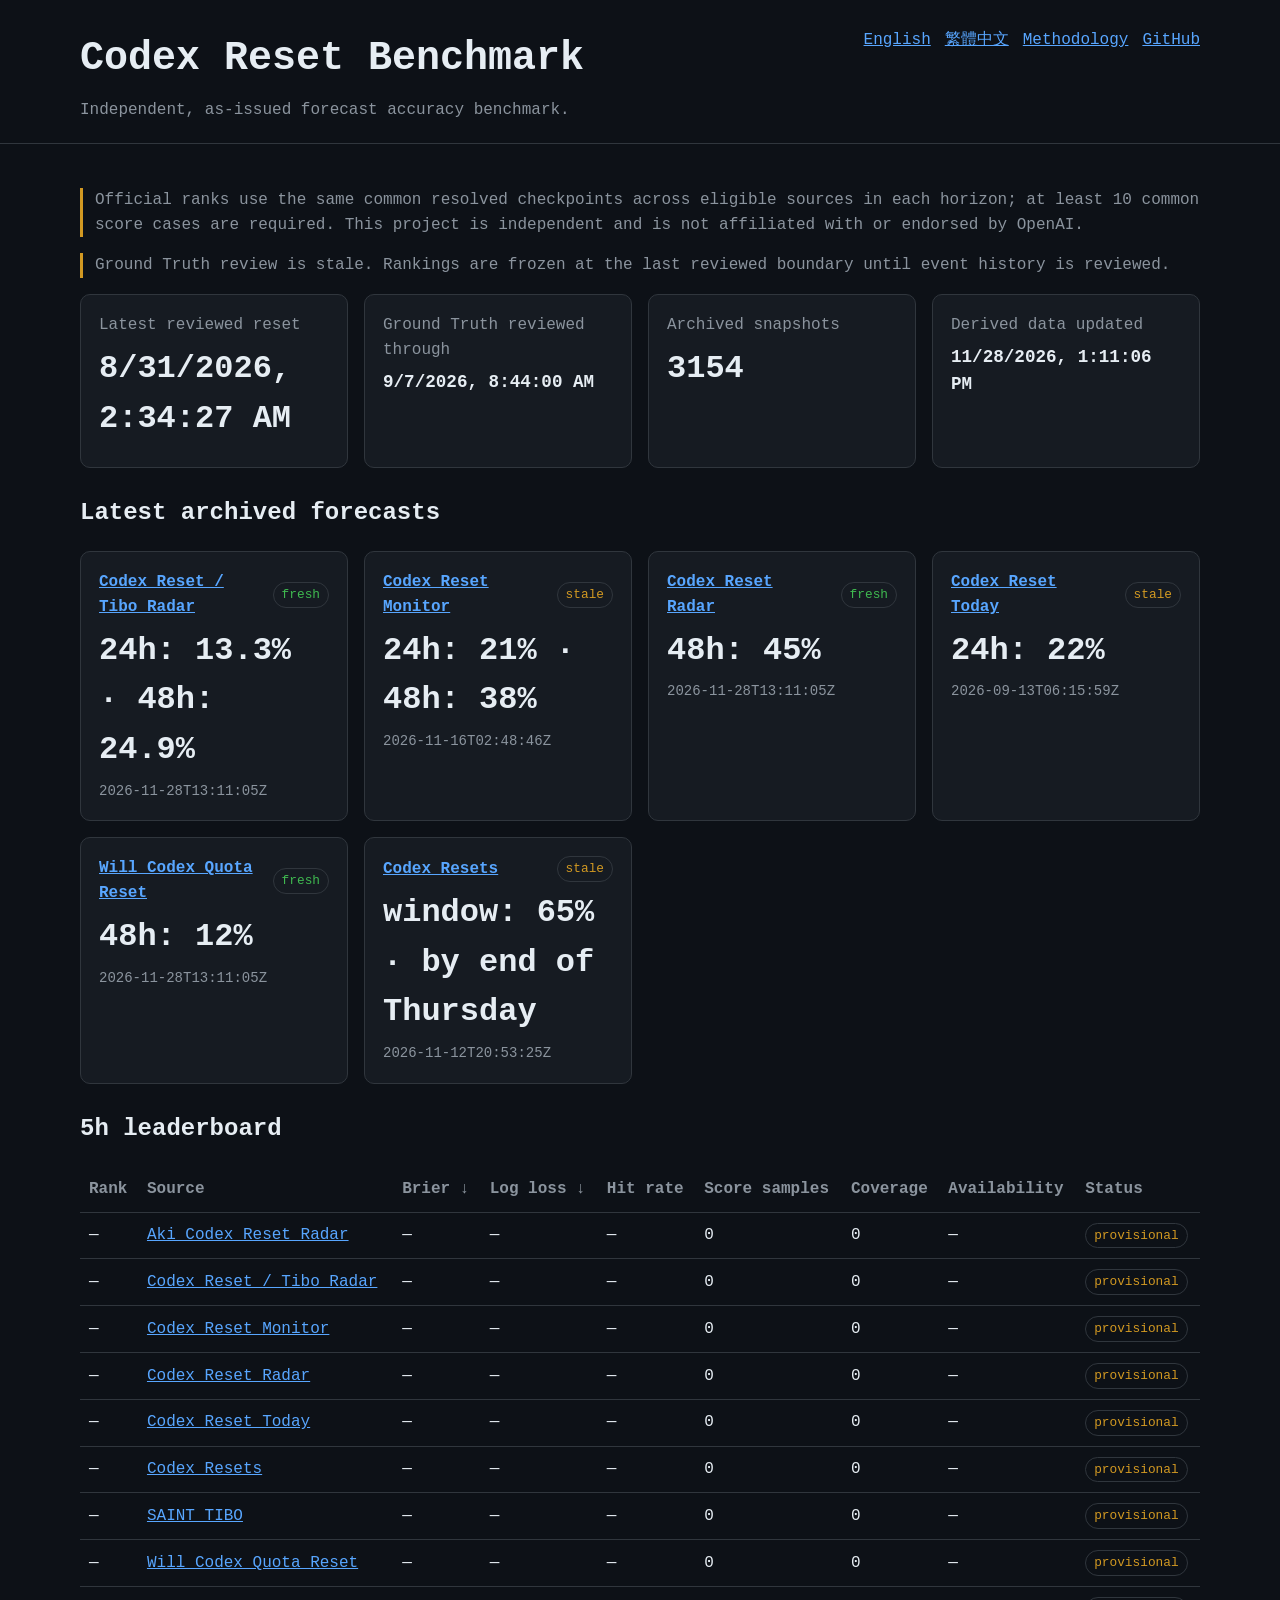
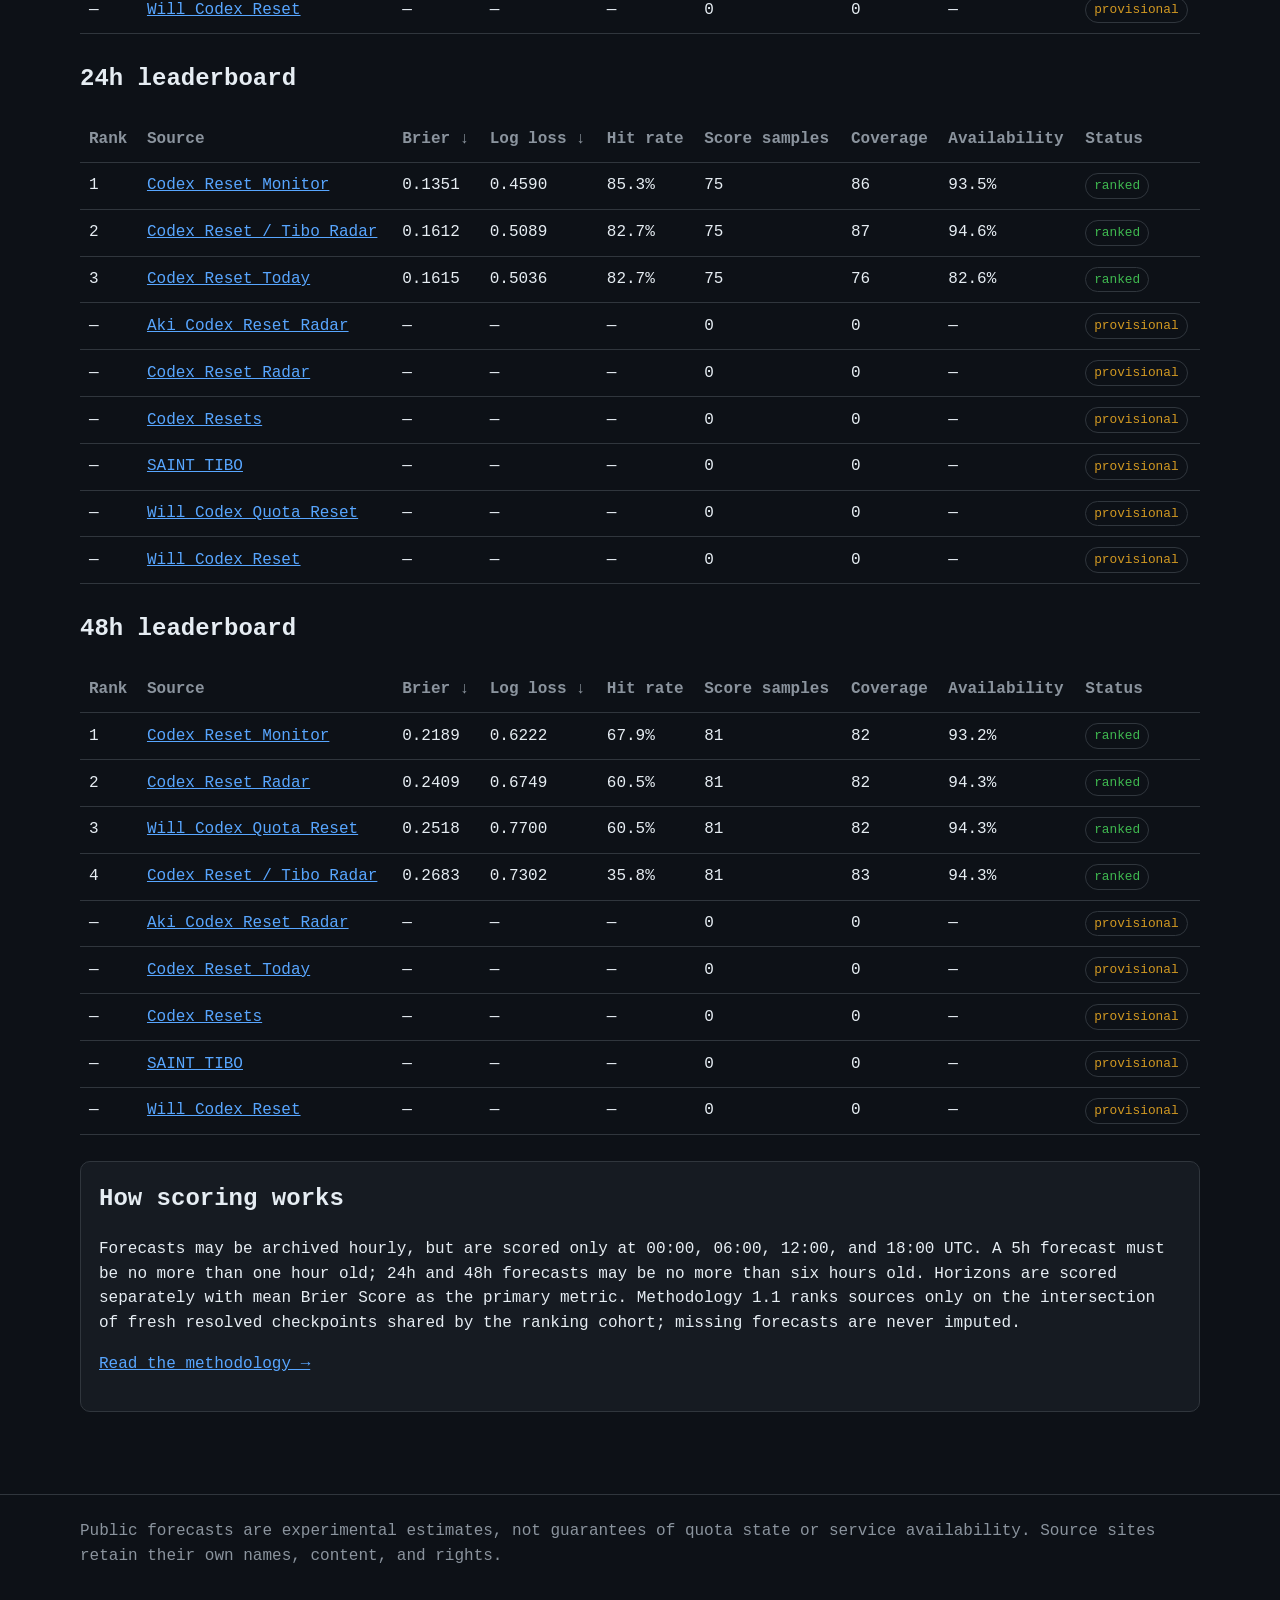
<file: docs/index.html>
<!doctype html>
<html lang="en">
<head><meta charset="utf-8"><meta name="viewport" content="width=device-width,initial-scale=1"><meta name="description" content="Independent benchmark for Codex reset forecast accuracy."><title>Codex Reset Benchmark</title><link rel="stylesheet" href="assets/style.css"></head>
<body data-data-base="generated" data-live-data-base="https://raw.githubusercontent.com/AghDoo/codex-reset-benchmark/main/docs/generated" data-locale="en">
<header><div class="container top"><div><h1>Codex Reset Benchmark</h1><div class="subtitle">Independent, as-issued forecast accuracy benchmark.</div></div><nav><a href="./">English</a><a href="zh/">繁體中文</a><a href="methodology/">Methodology</a><a href="https://github.com/AghDoo/codex-reset-benchmark">GitHub</a></nav></div></header>
<main class="container">
<p class="notice">Official ranks use the same common resolved checkpoints across eligible sources in each horizon; at least 10 common score cases are required. This project is independent and is not affiliated with or endorsed by OpenAI.</p><p id="ground-truth-warning" class="notice" hidden></p>
<section class="grid"><div class="card"><div class="muted">Latest reviewed reset</div><div id="latest-reset" class="metric">—</div></div><div class="card"><div class="muted">Ground Truth reviewed through</div><div id="ground-truth-reviewed" class="metric" style="font-size:1.1rem">—</div></div><div class="card"><div class="muted">Archived snapshots</div><div id="snapshot-count" class="metric">0</div></div><div class="card"><div class="muted">Derived data updated</div><div id="updated-at" class="metric" style="font-size:1.1rem">—</div></div></section>
<section><h2>Latest archived forecasts</h2><div id="latest-sources" class="grid"></div></section>
<section><h2>5h leaderboard</h2><div class="table-wrap"><table><thead><tr><th>Rank</th><th>Source</th><th>Brier ↓</th><th>Log loss ↓</th><th>Hit rate</th><th>Score samples</th><th>Coverage</th><th>Availability</th><th>Status</th></tr></thead><tbody id="ranking-5h"></tbody></table></div></section>
<section><h2>24h leaderboard</h2><div class="table-wrap"><table><thead><tr><th>Rank</th><th>Source</th><th>Brier ↓</th><th>Log loss ↓</th><th>Hit rate</th><th>Score samples</th><th>Coverage</th><th>Availability</th><th>Status</th></tr></thead><tbody id="ranking-24h"></tbody></table></div></section>
<section><h2>48h leaderboard</h2><div class="table-wrap"><table><thead><tr><th>Rank</th><th>Source</th><th>Brier ↓</th><th>Log loss ↓</th><th>Hit rate</th><th>Score samples</th><th>Coverage</th><th>Availability</th><th>Status</th></tr></thead><tbody id="ranking-48h"></tbody></table></div></section>
<section class="card"><h2>How scoring works</h2><p>Forecasts may be archived hourly, but are scored only at 00:00, 06:00, 12:00, and 18:00 UTC. A 5h forecast must be no more than one hour old; 24h and 48h forecasts may be no more than six hours old. Horizons are scored separately with mean Brier Score as the primary metric. Methodology 1.1 ranks sources only on the intersection of fresh resolved checkpoints shared by the ranking cohort; missing forecasts are never imputed.</p><p><a href="methodology/">Read the methodology →</a></p></section>
<div id="load-error" class="muted"></div></main>
<footer><div class="container">Public forecasts are experimental estimates, not guarantees of quota state or service availability. Source sites retain their own names, content, and rights.</div></footer><script src="assets/app.js"></script></body></html>
</file>
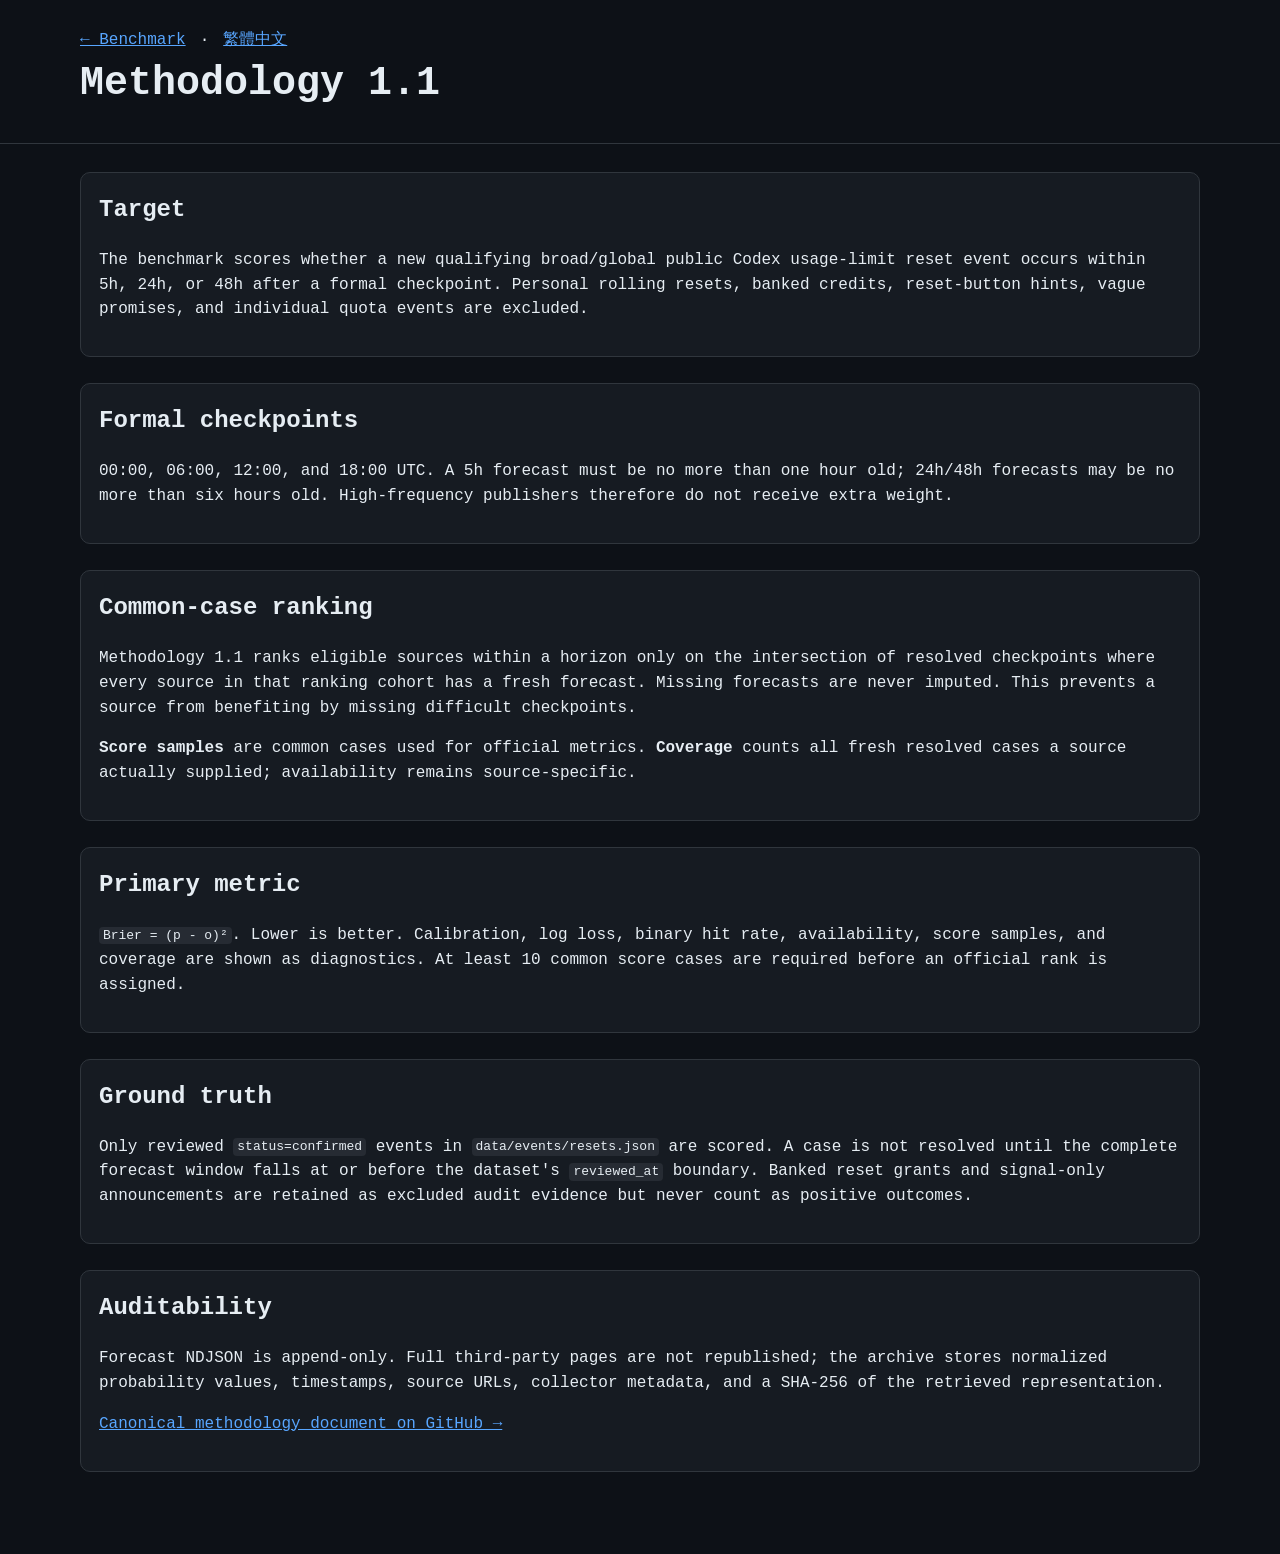
<file: docs/methodology/index.html>
<!doctype html><html lang="en"><head><meta charset="utf-8"><meta name="viewport" content="width=device-width,initial-scale=1"><title>Methodology · Codex Reset Benchmark</title><link rel="stylesheet" href="../assets/style.css"></head><body><header><div class="container"><nav><a href="../">← Benchmark</a> · <a href="../zh/methodology/">繁體中文</a></nav><h1>Methodology 1.1</h1></div></header><main class="container"><section class="card"><h2>Target</h2><p>The benchmark scores whether a new qualifying broad/global public Codex usage-limit reset event occurs within 5h, 24h, or 48h after a formal checkpoint. Personal rolling resets, banked credits, reset-button hints, vague promises, and individual quota events are excluded.</p></section><section class="card"><h2>Formal checkpoints</h2><p>00:00, 06:00, 12:00, and 18:00 UTC. A 5h forecast must be no more than one hour old; 24h/48h forecasts may be no more than six hours old. High-frequency publishers therefore do not receive extra weight.</p></section><section class="card"><h2>Common-case ranking</h2><p>Methodology 1.1 ranks eligible sources within a horizon only on the intersection of resolved checkpoints where every source in that ranking cohort has a fresh forecast. Missing forecasts are never imputed. This prevents a source from benefiting by missing difficult checkpoints.</p><p><strong>Score samples</strong> are common cases used for official metrics. <strong>Coverage</strong> counts all fresh resolved cases a source actually supplied; availability remains source-specific.</p></section><section class="card"><h2>Primary metric</h2><p><code>Brier = (p - o)²</code>. Lower is better. Calibration, log loss, binary hit rate, availability, score samples, and coverage are shown as diagnostics. At least 10 common score cases are required before an official rank is assigned.</p></section><section class="card"><h2>Ground truth</h2><p>Only reviewed <code>status=confirmed</code> events in <code>data/events/resets.json</code> are scored. A case is not resolved until the complete forecast window falls at or before the dataset's <code>reviewed_at</code> boundary. Banked reset grants and signal-only announcements are retained as excluded audit evidence but never count as positive outcomes.</p></section><section class="card"><h2>Auditability</h2><p>Forecast NDJSON is append-only. Full third-party pages are not republished; the archive stores normalized probability values, timestamps, source URLs, collector metadata, and a SHA-256 of the retrieved representation.</p><p><a href="https://github.com/AghDoo/codex-reset-benchmark/blob/main/docs/reference-methodology.md">Canonical methodology document on GitHub →</a></p></section></main></body></html>
</file>
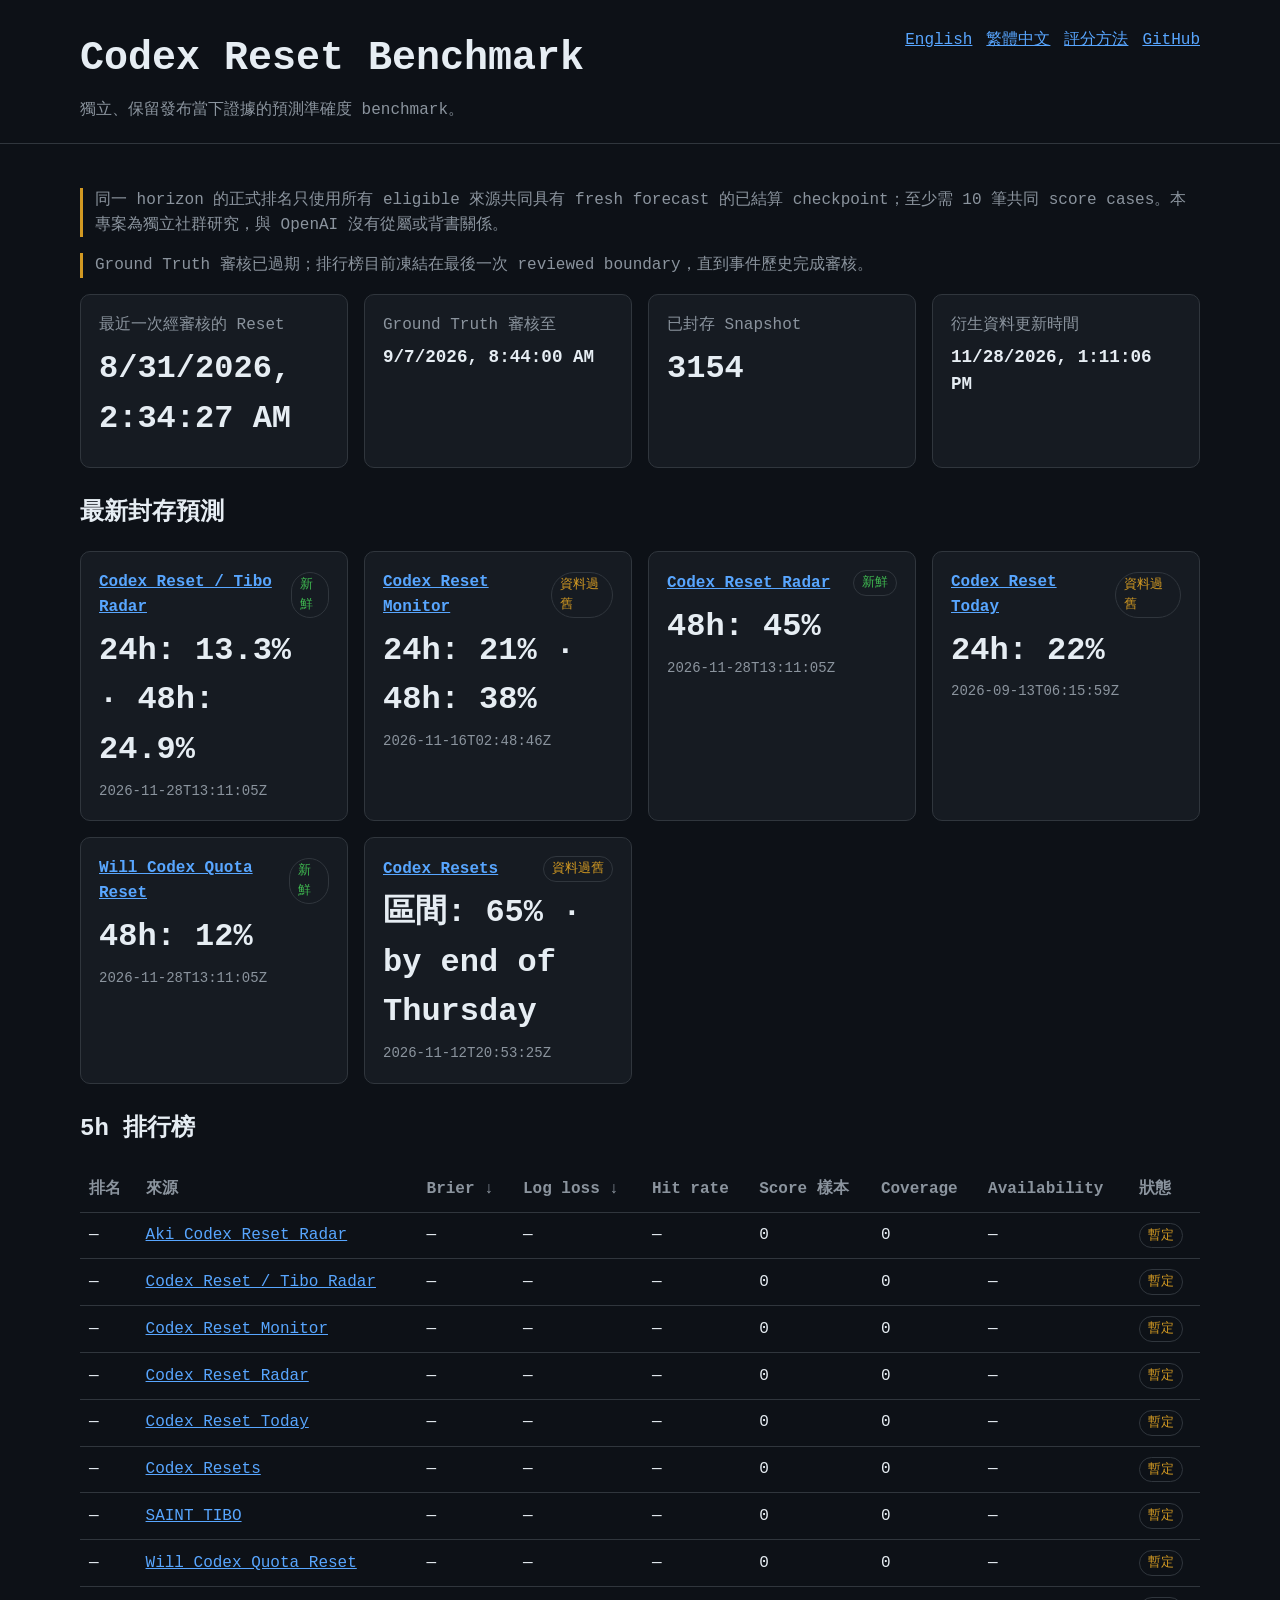
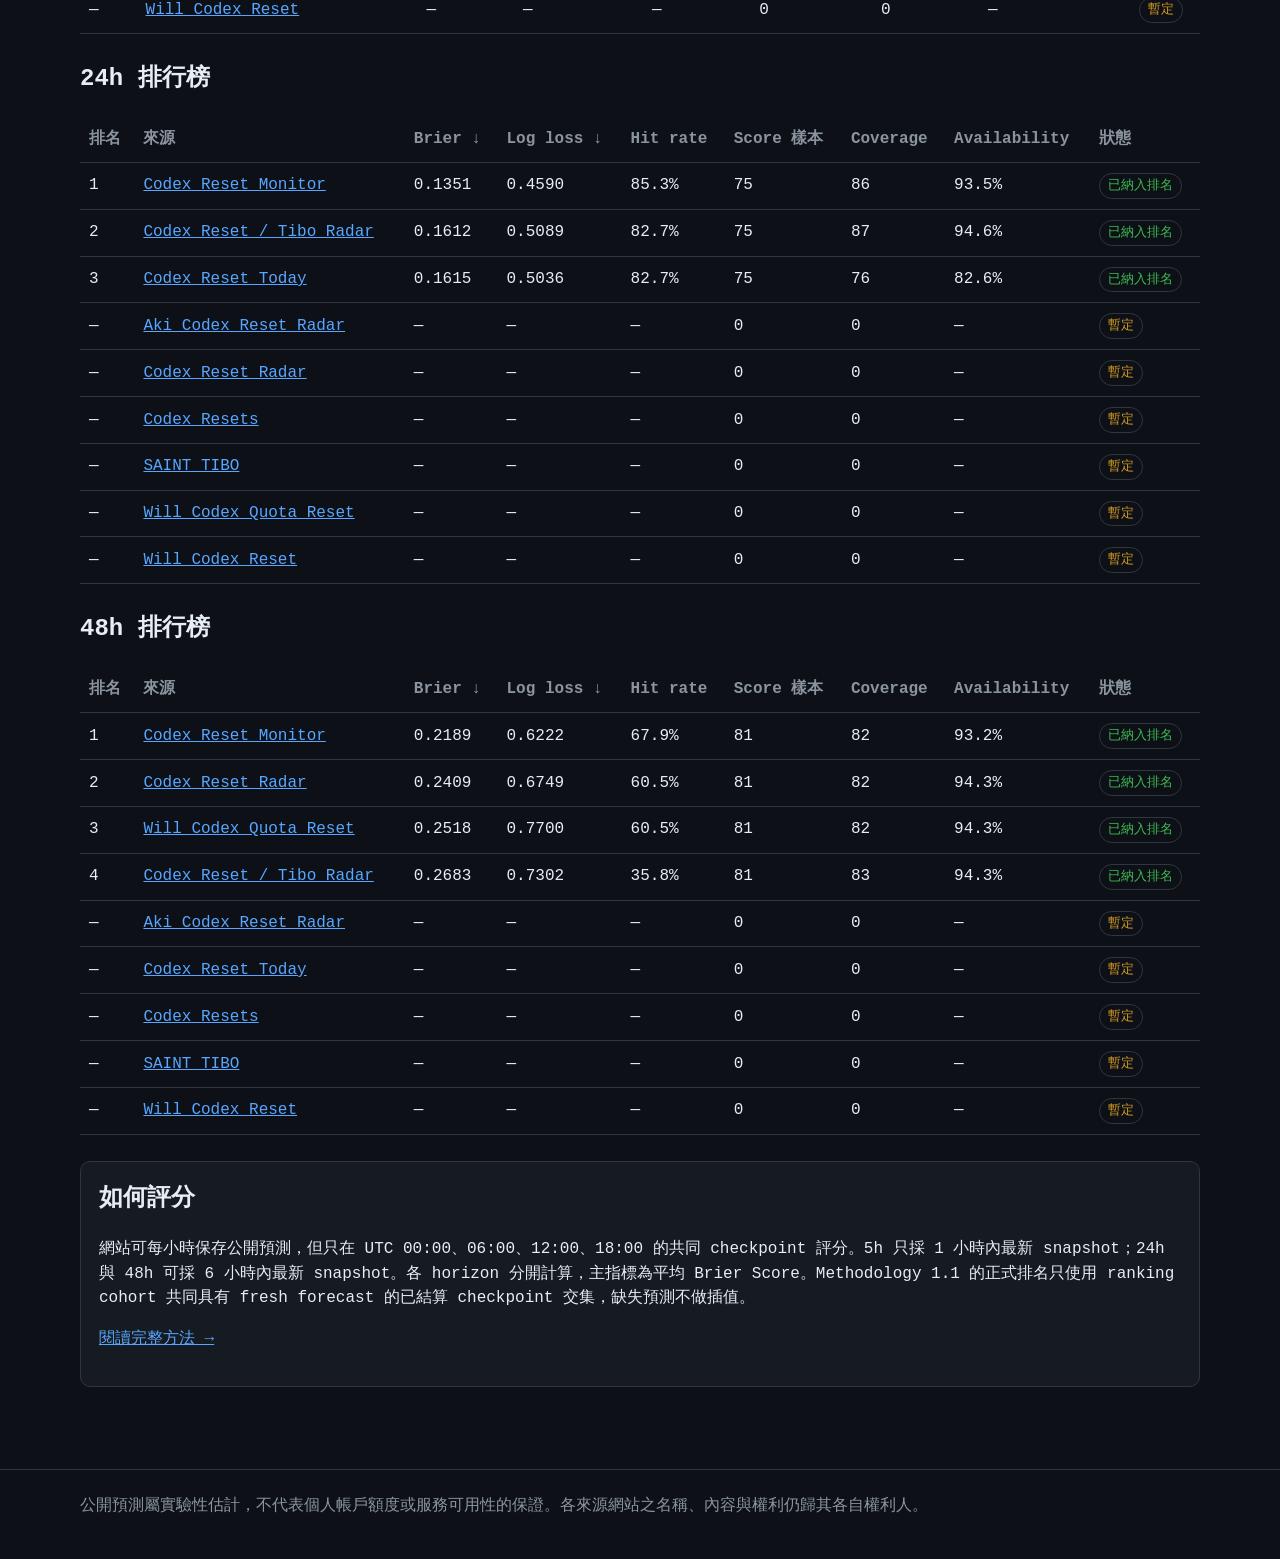
<file: docs/zh/index.html>
<!doctype html><html lang="zh-Hant-TW"><head><meta charset="utf-8"><meta name="viewport" content="width=device-width,initial-scale=1"><meta name="description" content="獨立的 Codex Reset 預測準確度 benchmark。"><title>Codex Reset Benchmark</title><link rel="stylesheet" href="../assets/style.css"></head><body data-data-base="../generated" data-live-data-base="https://raw.githubusercontent.com/AghDoo/codex-reset-benchmark/main/docs/generated" data-locale="zh-TW"><header><div class="container top"><div><h1>Codex Reset Benchmark</h1><div class="subtitle">獨立、保留發布當下證據的預測準確度 benchmark。</div></div><nav><a href="../">English</a><a href="./">繁體中文</a><a href="methodology/">評分方法</a><a href="https://github.com/AghDoo/codex-reset-benchmark">GitHub</a></nav></div></header><main class="container"><p class="notice">同一 horizon 的正式排名只使用所有 eligible 來源共同具有 fresh forecast 的已結算 checkpoint；至少需 10 筆共同 score cases。本專案為獨立社群研究，與 OpenAI 沒有從屬或背書關係。</p><p id="ground-truth-warning" class="notice" hidden></p><section class="grid"><div class="card"><div class="muted">最近一次經審核的 Reset</div><div id="latest-reset" class="metric">—</div></div><div class="card"><div class="muted">Ground Truth 審核至</div><div id="ground-truth-reviewed" class="metric" style="font-size:1.1rem">—</div></div><div class="card"><div class="muted">已封存 Snapshot</div><div id="snapshot-count" class="metric">0</div></div><div class="card"><div class="muted">衍生資料更新時間</div><div id="updated-at" class="metric" style="font-size:1.1rem">—</div></div></section><section><h2>最新封存預測</h2><div id="latest-sources" class="grid"></div></section><section><h2>5h 排行榜</h2><div class="table-wrap"><table><thead><tr><th>排名</th><th>來源</th><th>Brier ↓</th><th>Log loss ↓</th><th>Hit rate</th><th>Score 樣本</th><th>Coverage</th><th>Availability</th><th>狀態</th></tr></thead><tbody id="ranking-5h"></tbody></table></div></section><section><h2>24h 排行榜</h2><div class="table-wrap"><table><thead><tr><th>排名</th><th>來源</th><th>Brier ↓</th><th>Log loss ↓</th><th>Hit rate</th><th>Score 樣本</th><th>Coverage</th><th>Availability</th><th>狀態</th></tr></thead><tbody id="ranking-24h"></tbody></table></div></section><section><h2>48h 排行榜</h2><div class="table-wrap"><table><thead><tr><th>排名</th><th>來源</th><th>Brier ↓</th><th>Log loss ↓</th><th>Hit rate</th><th>Score 樣本</th><th>Coverage</th><th>Availability</th><th>狀態</th></tr></thead><tbody id="ranking-48h"></tbody></table></div></section><section class="card"><h2>如何評分</h2><p>網站可每小時保存公開預測，但只在 UTC 00:00、06:00、12:00、18:00 的共同 checkpoint 評分。5h 只採 1 小時內最新 snapshot；24h 與 48h 可採 6 小時內最新 snapshot。各 horizon 分開計算，主指標為平均 Brier Score。Methodology 1.1 的正式排名只使用 ranking cohort 共同具有 fresh forecast 的已結算 checkpoint 交集，缺失預測不做插值。</p><p><a href="methodology/">閱讀完整方法 →</a></p></section><div id="load-error" class="muted"></div></main><footer><div class="container">公開預測屬實驗性估計，不代表個人帳戶額度或服務可用性的保證。各來源網站之名稱、內容與權利仍歸其各自權利人。</div></footer><script src="../assets/app.js"></script></body></html>
</file>
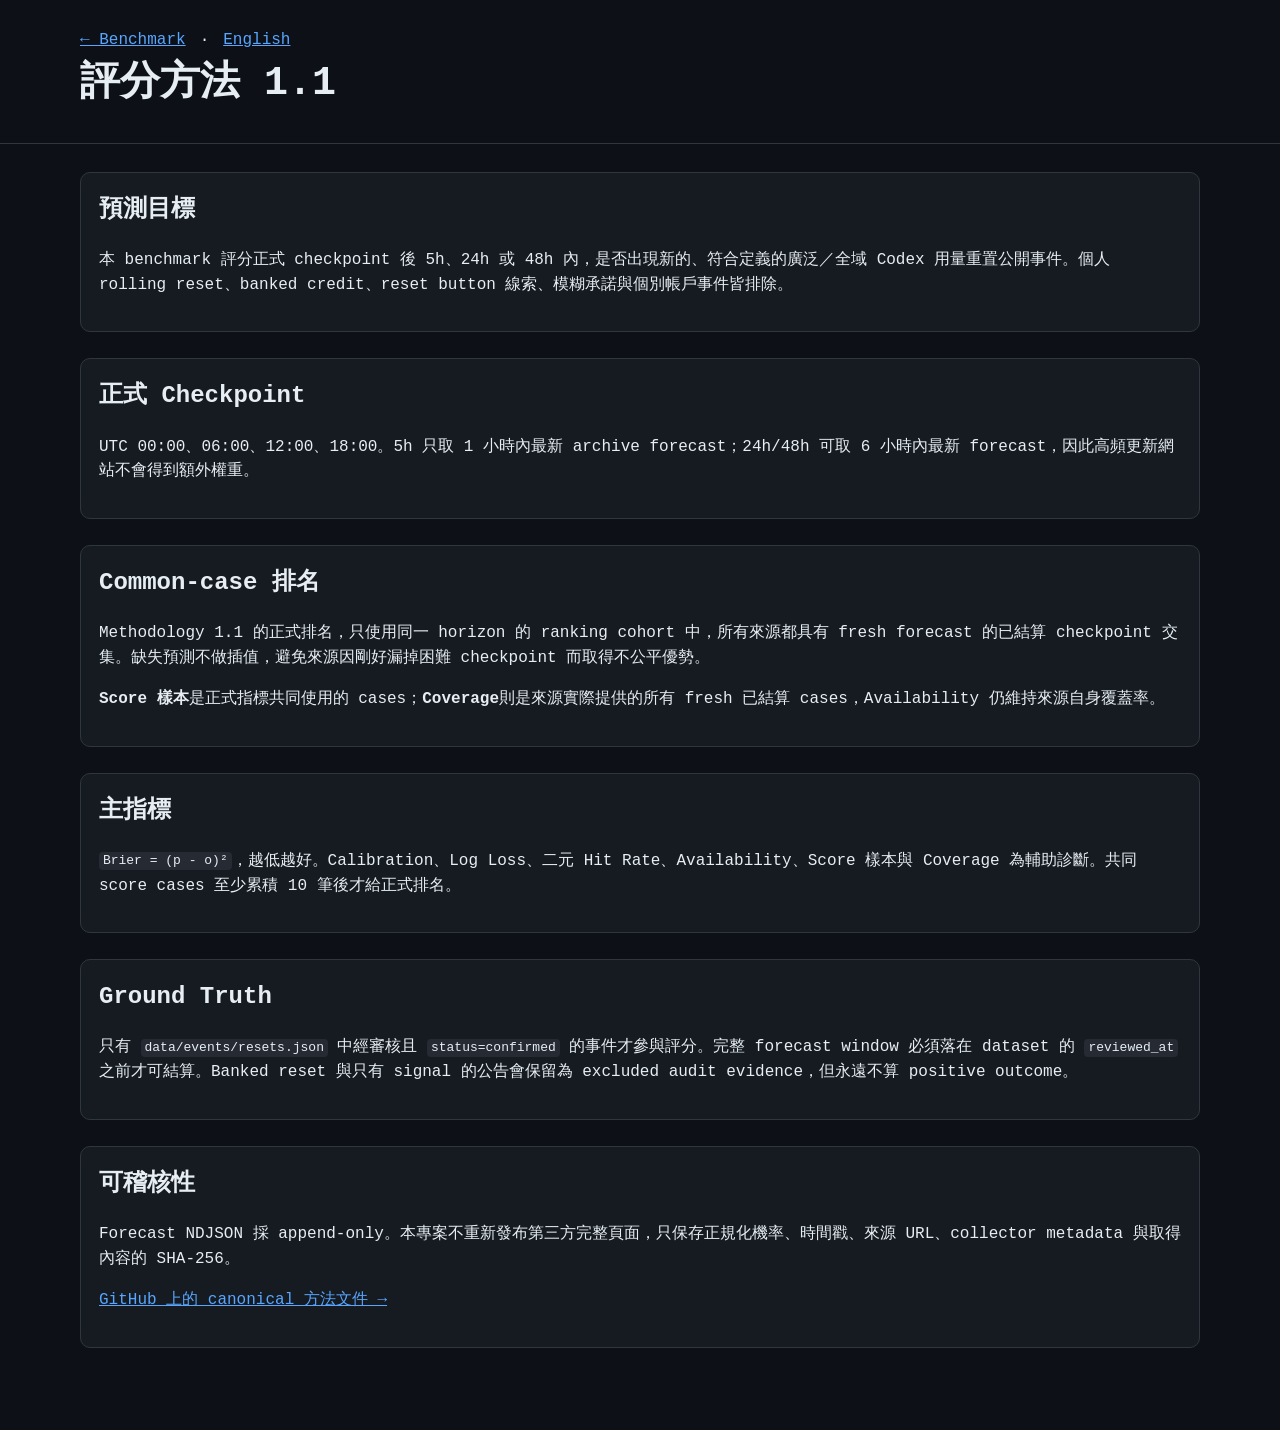
<file: docs/zh/methodology/index.html>
<!doctype html><html lang="zh-Hant-TW"><head><meta charset="utf-8"><meta name="viewport" content="width=device-width,initial-scale=1"><title>評分方法 · Codex Reset Benchmark</title><link rel="stylesheet" href="../../assets/style.css"></head><body><header><div class="container"><nav><a href="../">← Benchmark</a> · <a href="../../methodology/">English</a></nav><h1>評分方法 1.1</h1></div></header><main class="container"><section class="card"><h2>預測目標</h2><p>本 benchmark 評分正式 checkpoint 後 5h、24h 或 48h 內，是否出現新的、符合定義的廣泛／全域 Codex 用量重置公開事件。個人 rolling reset、banked credit、reset button 線索、模糊承諾與個別帳戶事件皆排除。</p></section><section class="card"><h2>正式 Checkpoint</h2><p>UTC 00:00、06:00、12:00、18:00。5h 只取 1 小時內最新 archive forecast；24h/48h 可取 6 小時內最新 forecast，因此高頻更新網站不會得到額外權重。</p></section><section class="card"><h2>Common-case 排名</h2><p>Methodology 1.1 的正式排名，只使用同一 horizon 的 ranking cohort 中，所有來源都具有 fresh forecast 的已結算 checkpoint 交集。缺失預測不做插值，避免來源因剛好漏掉困難 checkpoint 而取得不公平優勢。</p><p><strong>Score 樣本</strong>是正式指標共同使用的 cases；<strong>Coverage</strong>則是來源實際提供的所有 fresh 已結算 cases，Availability 仍維持來源自身覆蓋率。</p></section><section class="card"><h2>主指標</h2><p><code>Brier = (p - o)²</code>，越低越好。Calibration、Log Loss、二元 Hit Rate、Availability、Score 樣本與 Coverage 為輔助診斷。共同 score cases 至少累積 10 筆後才給正式排名。</p></section><section class="card"><h2>Ground Truth</h2><p>只有 <code>data/events/resets.json</code> 中經審核且 <code>status=confirmed</code> 的事件才參與評分。完整 forecast window 必須落在 dataset 的 <code>reviewed_at</code> 之前才可結算。Banked reset 與只有 signal 的公告會保留為 excluded audit evidence，但永遠不算 positive outcome。</p></section><section class="card"><h2>可稽核性</h2><p>Forecast NDJSON 採 append-only。本專案不重新發布第三方完整頁面，只保存正規化機率、時間戳、來源 URL、collector metadata 與取得內容的 SHA-256。</p><p><a href="https://github.com/AghDoo/codex-reset-benchmark/blob/main/docs/reference-methodology.md">GitHub 上的 canonical 方法文件 →</a></p></section></main></body></html>
</file>
<file: docs/assets/style.css>
:root {
  color-scheme: light dark;
  --bg: #0d1117;
  --panel: #161b22;
  --text: #e6edf3;
  --muted: #8b949e;
  --border: #30363d;
  --accent: #58a6ff;
  --good: #3fb950;
  --warn: #d29922;
}
* { box-sizing: border-box; }
body {
  margin: 0;
  font-family: ui-monospace, SFMono-Regular, Menlo, Monaco, Consolas, "Liberation Mono", monospace;
  background: var(--bg);
  color: var(--text);
  line-height: 1.55;
}
a { color: var(--accent); }
.container { width: min(1120px, calc(100% - 32px)); margin: 0 auto; }
header { border-bottom: 1px solid var(--border); padding: 28px 0 20px; }
header .top { display: flex; gap: 18px; justify-content: space-between; align-items: flex-start; flex-wrap: wrap; }
h1 { margin: 0 0 8px; font-size: clamp(1.7rem, 4vw, 2.5rem); }
h2 { margin-top: 0; }
.subtitle, .muted { color: var(--muted); }
nav { display: flex; gap: 14px; flex-wrap: wrap; }
main { padding: 28px 0 56px; }
.grid { display: grid; grid-template-columns: repeat(auto-fit, minmax(260px, 1fr)); gap: 16px; }
.card { background: var(--panel); border: 1px solid var(--border); border-radius: 10px; padding: 18px; }
.metric { font-size: 2rem; font-weight: 700; margin: 6px 0; }
.badge { display: inline-block; border: 1px solid var(--border); border-radius: 999px; padding: 2px 8px; color: var(--muted); font-size: .8rem; }
.badge.good { color: var(--good); }
.badge.warn { color: var(--warn); }
table { width: 100%; border-collapse: collapse; min-width: 720px; }
th, td { padding: 10px 9px; border-bottom: 1px solid var(--border); text-align: left; }
th { color: var(--muted); font-weight: 600; }
.table-wrap { overflow-x: auto; }
section { margin: 0 0 26px; }
footer { border-top: 1px solid var(--border); padding: 24px 0 40px; color: var(--muted); }
code { background: rgba(110,118,129,.18); padding: .1em .3em; border-radius: 4px; }
.notice { border-left: 3px solid var(--warn); padding-left: 12px; color: var(--muted); }
.source-row { display: flex; align-items: center; justify-content: space-between; gap: 12px; }
.small { font-size: .875rem; }
</file>
